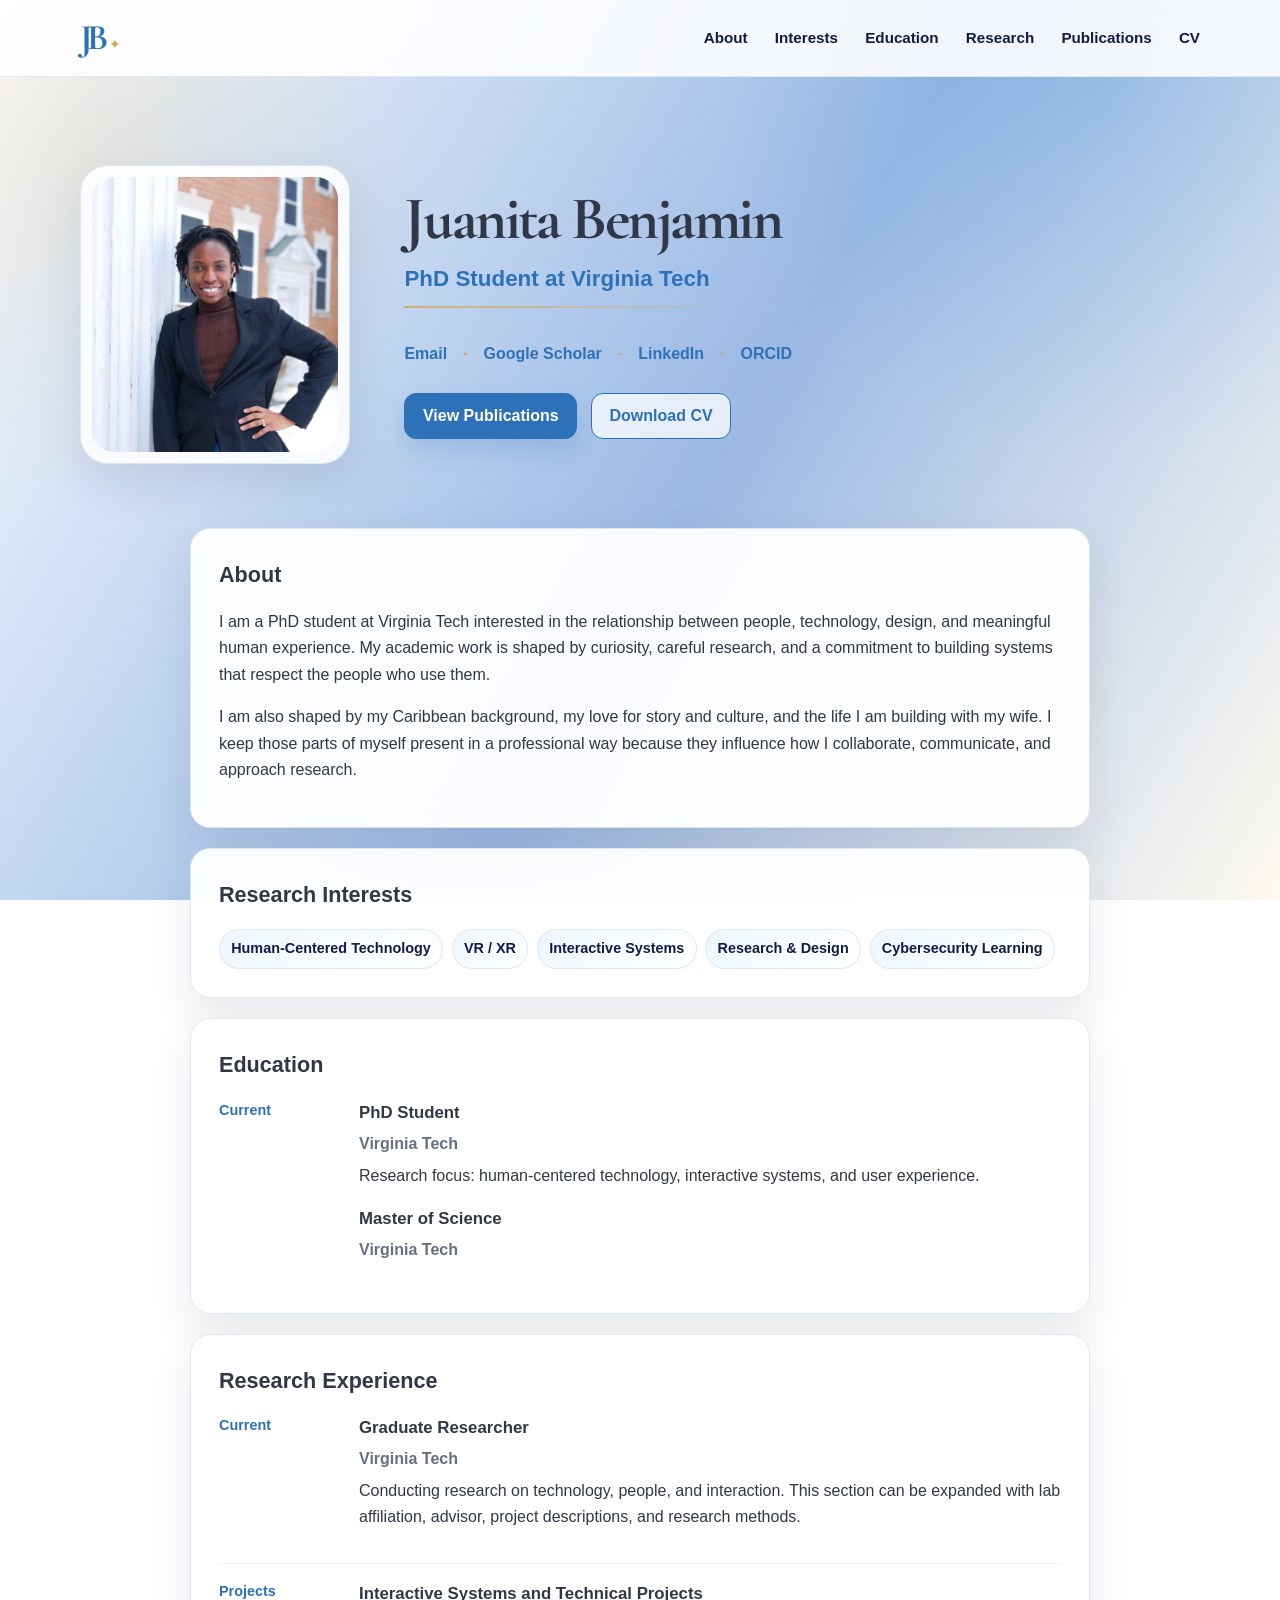
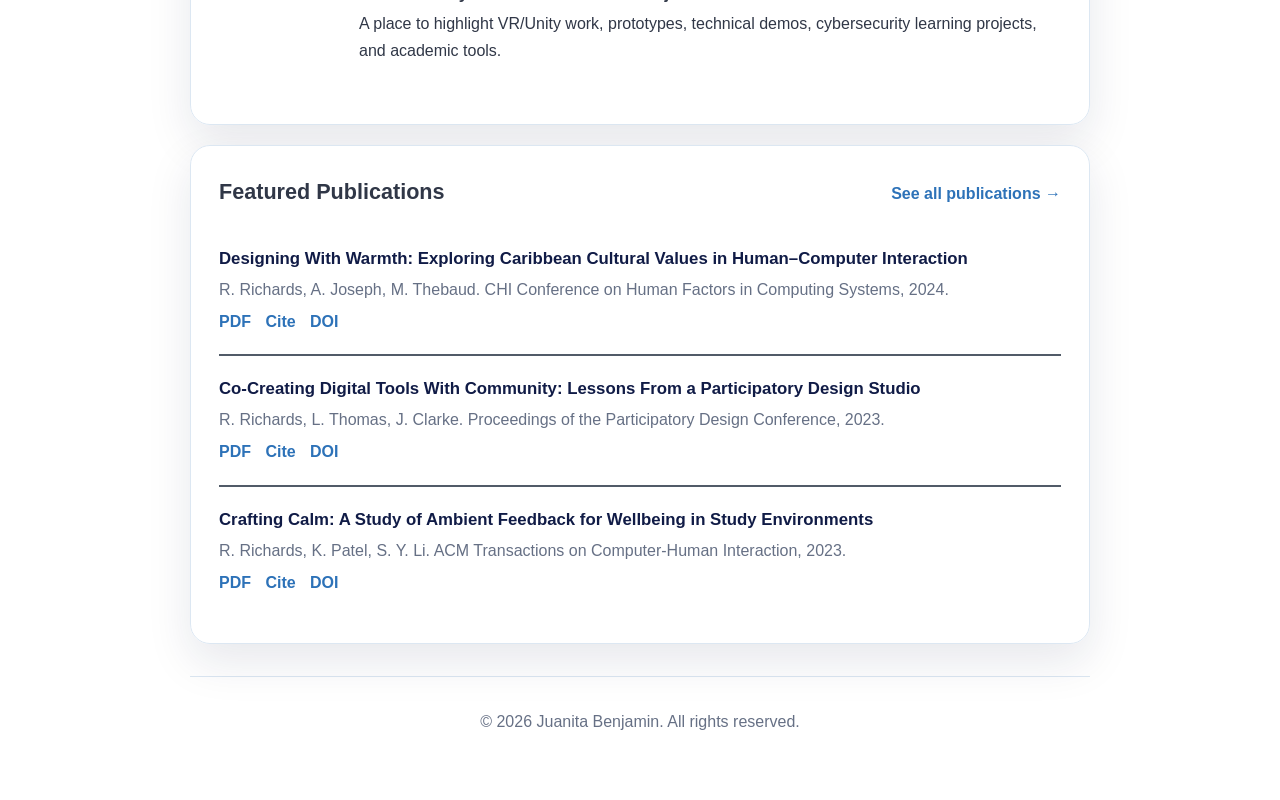
<file: index.html>
<!DOCTYPE html>
<html lang="en">
<head>
  <meta charset="UTF-8" />
  <meta name="viewport" content="width=device-width, initial-scale=1.0" />

  <title>Juanita Benjamin| PhD Student at Virginia Tech</title>
  <link rel="icon" type="image/ico" href="Files/Images/Icon/jb-favicon.ico"/>
  <meta name="description" content="Academic website for Juanita Benjamin, PhD student at Virginia Tech." />

  <link rel="preconnect" href="https://fonts.googleapis.com">
  <link rel="preconnect" href="https://fonts.gstatic.com" crossorigin>
  <link href="https://fonts.googleapis.com/css2?family=Cormorant+Garamond:wght@600;700&family=Inter:wght@400;500;600;700;800&display=swap" rel="stylesheet">

  <link rel="stylesheet" href="css/style.css" />
</head>

<body>
  <header class="site-header">
    <nav class="navbar">
      <a class="brand" href="#home" aria-label="Juanita Benjamin home">
        <span class="brand-mark">JB</span>
        <span class="brand-star">✦</span>
      </a>

      <button class="menu-toggle" aria-label="Open navigation menu" aria-expanded="false">
        ☰
      </button>

      <ul class="nav-links">
        <li><a href="#about">About</a></li>
        <li><a href="#interests">Interests</a></li>
        <li><a href="#education">Education</a></li>
        <li><a href="#experience">Research</a></li>
        <li><a href="#publications">Publications</a></li>
        <li><a href="CV.html">CV</a></li>
      </ul>
    </nav>
  </header>

  <main id="home">
    <section class="profile-hero">
      <div class="profile-photo">
        <img src="Files/Images/Juanita 1.jpg" alt="Portrait placeholder for Juanita Benjamin" />
      </div>

      <div class="profile-intro">
        <!-- <p class="eyebrow">Academic Portfolio</p> -->
        <h1>Juanita Benjamin</h1>
        <p class="role">PhD Student at Virginia Tech</p>

        <!-- <p class="summary">
          I study people, technology, and human experience. This website brings
          together my publications, research projects, academic background, and
          professional work.
        </p> -->

        <div class="profile-links" aria-label="Professional links">
          <a href="mailto:juanitab@vt.edu">Email</a>
          <a href="https://scholar.google.com/citations?user=bNdyRPQAAAAJ&hl=en">Google Scholar</a>
          <a href="https://www.linkedin.com/in/juanita-richards-benjamin/">LinkedIn</a>
          <!-- <a href="#">GitHub</a> -->
          <a href="https://orcid.org/0000-0003-1308-6678">ORCID</a>
        </div>

        <div class="button-row">
          <a class="btn btn-primary" href="#publications">View Publications</a>
          <a class="btn btn-secondary" href="Files/Juanita_Benjamin_CV.pdf">Download CV</a>
        </div>
      </div>
    </section>

    <div class="content-shell">
      <section id="about" class="section-card">
        <h2>About</h2>
        <p>
          I am a PhD student at Virginia Tech interested in the relationship
          between people, technology, design, and meaningful human experience.
          My academic work is shaped by curiosity, careful research, and a
          commitment to building systems that respect the people who use them.
        </p>
        <p>
          I am also shaped by my Caribbean background, my love for story and
          culture, and the life I am building with my wife. I keep those parts
          of myself present in a professional way because they influence how I
          collaborate, communicate, and approach research.
        </p>
      </section>

      <section id="interests" class="section-card">
        <h2>Research Interests</h2>
        <div class="tag-list">
          <span>Human-Centered Technology</span>
          <span>VR / XR</span>
          <span>Interactive Systems</span>
          <span>Research & Design</span>
          <span>Cybersecurity Learning</span>
        </div>
      </section>

      <section id="education" class="section-card">
        <h2>Education</h2>

        <div class="timeline-item">
          <div class="timeline-date">Current</div>
          <div>
            <h3>PhD Student</h3>
            <p class="institution">Virginia Tech</p>
            <p>
              Research focus: human-centered technology, interactive systems,
              and user experience.
            </p>

            <h3>Master of Science</h3>
            <p class="institution">Virginia Tech</p>
          </div>
          
        </div>
      </section>

      <section id="experience" class="section-card">
        <h2>Research Experience</h2>

        <div class="timeline-item">
          <div class="timeline-date">Current</div>
          <div>
            <h3>Graduate Researcher</h3>
            <p class="institution">Virginia Tech</p>
            <p>
              Conducting research on technology, people, and interaction.
              This section can be expanded with lab affiliation, advisor,
              project descriptions, and research methods.
            </p>
          </div>
        </div>

        <div class="timeline-item">
          <div class="timeline-date">Projects</div>
          <div>
            <h3>Interactive Systems and Technical Projects</h3>
            <p>
              A place to highlight VR/Unity work, prototypes, technical demos,
              cybersecurity learning projects, and academic tools.
            </p>
          </div>
        </div>
      </section>

      <section id="publications" class="section-card">
        <div class="section-title-row">
          <h2>Featured Publications</h2>
          <a href="#">See all publications →</a>
        </div>

        <article class="publication-entry">
          <h3>
            <a href="#">Designing With Warmth: Exploring Caribbean Cultural Values in Human–Computer Interaction</a>
          </h3>
          <p class="pub-meta">
            R. Richards, A. Joseph, M. Thebaud. CHI Conference on Human Factors
            in Computing Systems, 2024.
          </p>
          <p class="pub-links">
            <a href="#">PDF</a>
            <a href="#">Cite</a>
            <a href="#">DOI</a>
          </p>
        </article>

        <article class="publication-entry">
          <h3>
            <a href="#">Co-Creating Digital Tools With Community: Lessons From a Participatory Design Studio</a>
          </h3>
          <p class="pub-meta">
            R. Richards, L. Thomas, J. Clarke. Proceedings of the Participatory
            Design Conference, 2023.
          </p>
          <p class="pub-links">
            <a href="#">PDF</a>
            <a href="#">Cite</a>
            <a href="#">DOI</a>
          </p>
        </article>

        <article class="publication-entry">
          <h3>
            <a href="#">Crafting Calm: A Study of Ambient Feedback for Wellbeing in Study Environments</a>
          </h3>
          <p class="pub-meta">
            R. Richards, K. Patel, S. Y. Li. ACM Transactions on
            Computer-Human Interaction, 2023.
          </p>
          <p class="pub-links">
            <a href="#">PDF</a>
            <a href="#">Cite</a>
            <a href="#">DOI</a>
          </p>
        </article>
      </section>
    </div>
  </main>

  <footer class="site-footer">
    <p>© 2026 Juanita Benjamin. All rights reserved.</p>
  </footer>

  <script src="js/main.js"></script>
</body>
</html>
</file>
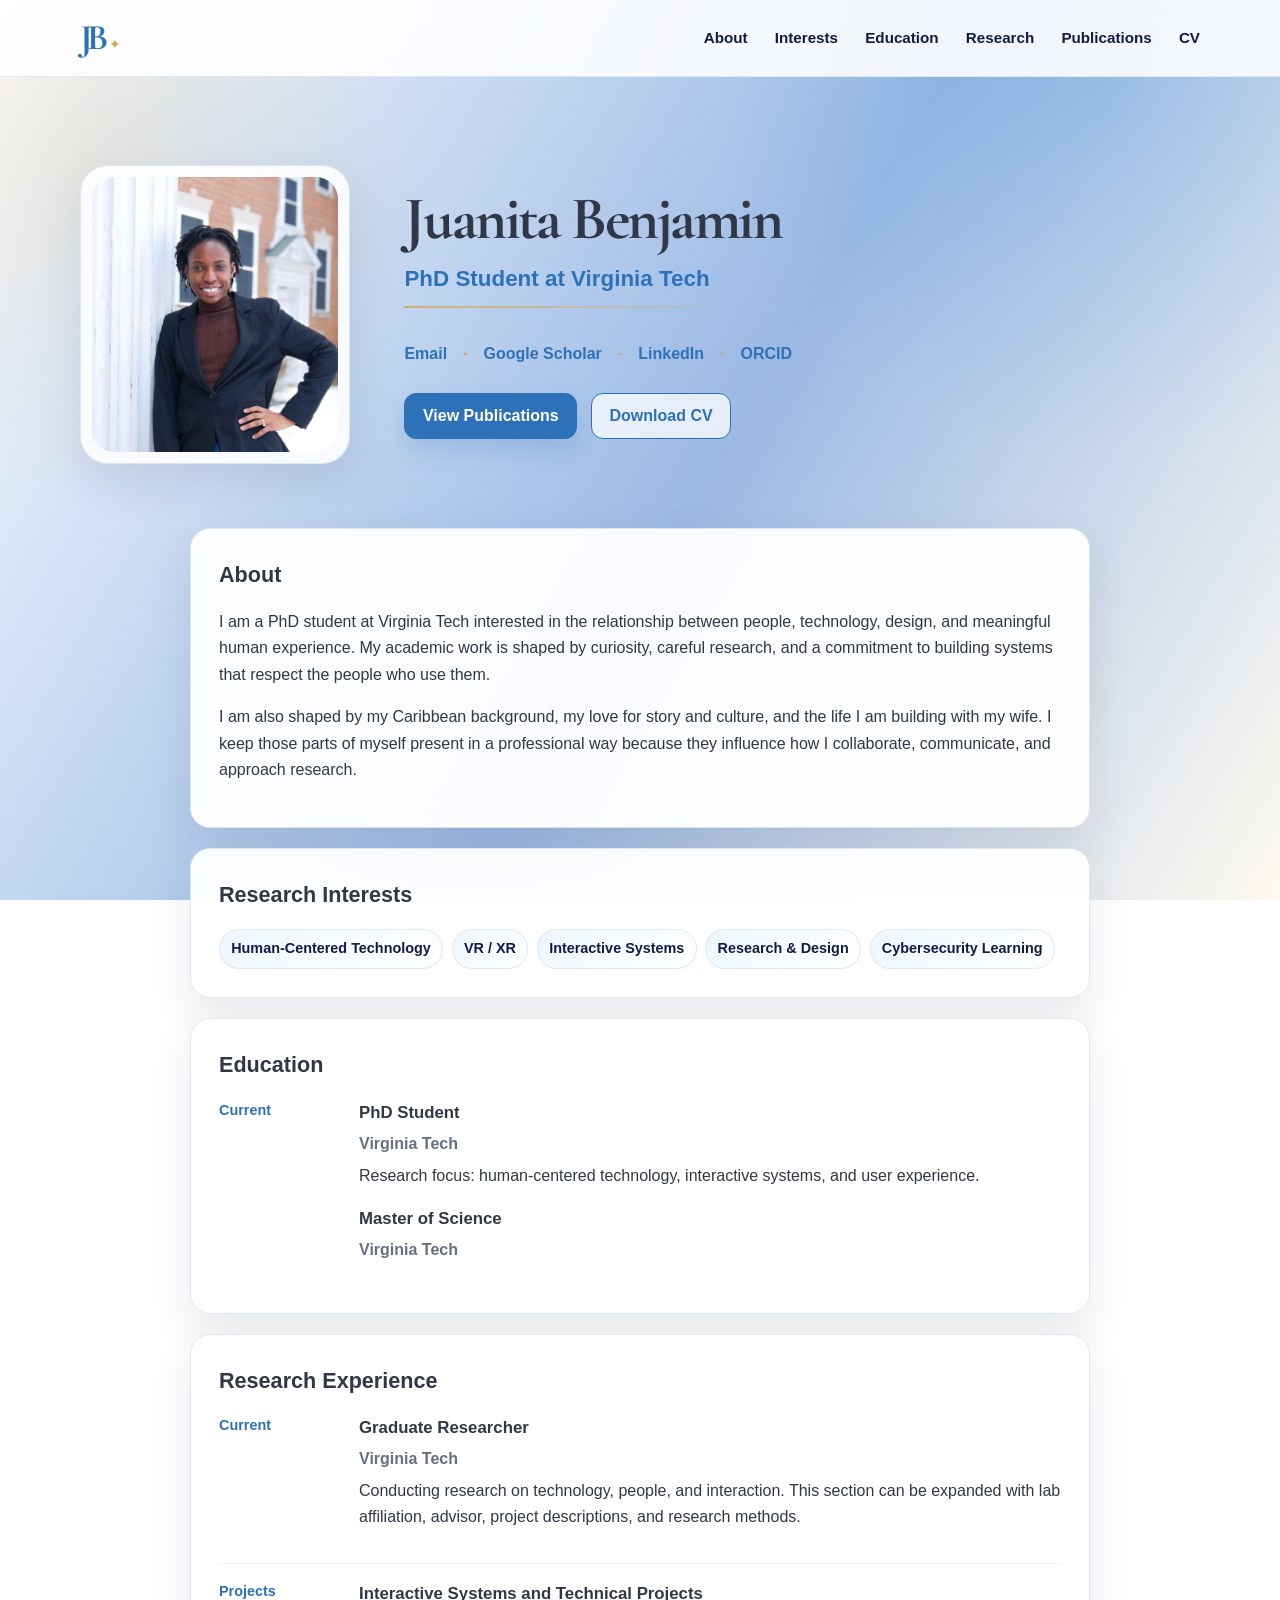
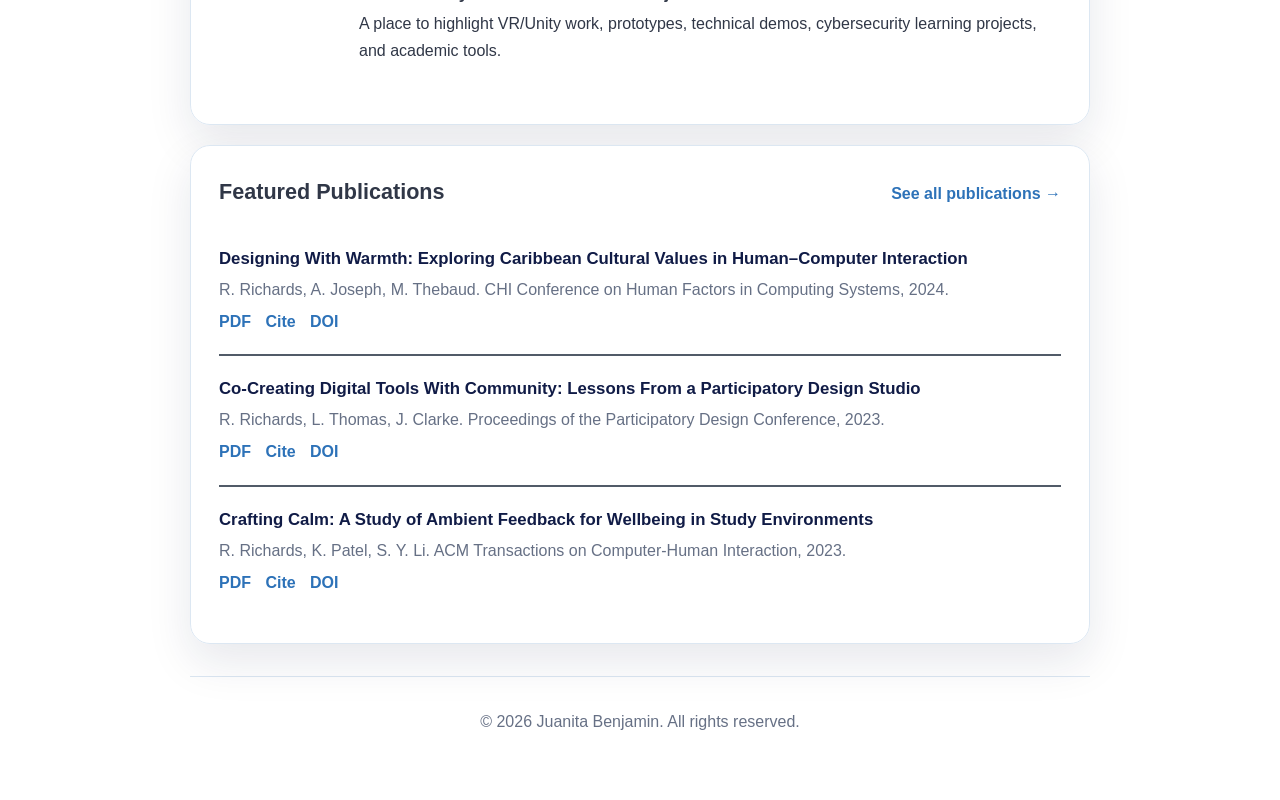
<file: Index.html>
<!DOCTYPE html>
<html lang="en">
<head>
  <meta charset="UTF-8" />
  <meta name="viewport" content="width=device-width, initial-scale=1.0" />

  <title>Juanita Benjamin| PhD Student at Virginia Tech</title>
  <link rel="icon" type="image/png" href="Files/Images/Icon/jb-favicon.ico"/>
  <meta name="description" content="Academic website for Juanita Benjamin, PhD student at Virginia Tech." />

  <link rel="preconnect" href="https://fonts.googleapis.com">
  <link rel="preconnect" href="https://fonts.gstatic.com" crossorigin>
  <link href="https://fonts.googleapis.com/css2?family=Cormorant+Garamond:wght@600;700&family=Inter:wght@400;500;600;700;800&display=swap" rel="stylesheet">

  <link rel="stylesheet" href="css/style.css" />
</head>

<body>
  <header class="site-header">
    <nav class="navbar">
      <a class="brand" href="#home" aria-label="Juanita Benjamin home">
        <span class="brand-mark">JB</span>
        <span class="brand-star">✦</span>
      </a>

      <button class="menu-toggle" aria-label="Open navigation menu" aria-expanded="false">
        ☰
      </button>

      <ul class="nav-links">
        <li><a href="#about">About</a></li>
        <li><a href="#interests">Interests</a></li>
        <li><a href="#education">Education</a></li>
        <li><a href="#experience">Research</a></li>
        <li><a href="#publications">Publications</a></li>
        <li><a href="Files/Juanita_Benjamin_CV.pdf">CV</a></li>
      </ul>
    </nav>
  </header>

  <main id="home">
    <section class="profile-hero">
      <div class="profile-photo">
        <img src="Files/Images/Juanita 1.jpg" alt="Portrait placeholder for Juanita Benjamin" />
      </div>

      <div class="profile-intro">
        <!-- <p class="eyebrow">Academic Portfolio</p> -->
        <h1>Juanita Benjamin</h1>
        <p class="role">PhD Student at Virginia Tech</p>

        <!-- <p class="summary">
          I study people, technology, and human experience. This website brings
          together my publications, research projects, academic background, and
          professional work.
        </p> -->

        <div class="profile-links" aria-label="Professional links">
          <a href="mailto:juanitab@vt.edu">Email</a>
          <a href="https://scholar.google.com/citations?user=bNdyRPQAAAAJ&hl=en">Google Scholar</a>
          <a href="https://www.linkedin.com/in/juanita-richards-benjamin/">LinkedIn</a>
          <!-- <a href="#">GitHub</a> -->
          <a href="https://orcid.org/0000-0003-1308-6678">ORCID</a>
        </div>

        <div class="button-row">
          <a class="btn btn-primary" href="#publications">View Publications</a>
          <a class="btn btn-secondary" href="Files/Juanita_Benjamin_CV.pdf">Download CV</a>
        </div>
      </div>
    </section>

    <div class="content-shell">
      <section id="about" class="section-card">
        <h2>About</h2>
        <p>
          I am a PhD student at Virginia Tech interested in the relationship
          between people, technology, design, and meaningful human experience.
          My academic work is shaped by curiosity, careful research, and a
          commitment to building systems that respect the people who use them.
        </p>
        <p>
          I am also shaped by my Caribbean background, my love for story and
          culture, and the life I am building with my wife. I keep those parts
          of myself present in a professional way because they influence how I
          collaborate, communicate, and approach research.
        </p>
      </section>

      <section id="interests" class="section-card">
        <h2>Research Interests</h2>
        <div class="tag-list">
          <span>Human-Centered Technology</span>
          <span>VR / XR</span>
          <span>Interactive Systems</span>
          <span>Research & Design</span>
          <span>Cybersecurity Learning</span>
        </div>
      </section>

      <section id="education" class="section-card">
        <h2>Education</h2>

        <div class="timeline-item">
          <div class="timeline-date">Current</div>
          <div>
            <h3>PhD Student</h3>
            <p class="institution">Virginia Tech</p>
            <p>
              Research focus: human-centered technology, interactive systems,
              and user experience.
            </p>

            <h3>Master of Science</h3>
            <p class="institution">Virginia Tech</p>
          </div>
          
        </div>
      </section>

      <section id="experience" class="section-card">
        <h2>Research Experience</h2>

        <div class="timeline-item">
          <div class="timeline-date">Current</div>
          <div>
            <h3>Graduate Researcher</h3>
            <p class="institution">Virginia Tech</p>
            <p>
              Conducting research on technology, people, and interaction.
              This section can be expanded with lab affiliation, advisor,
              project descriptions, and research methods.
            </p>
          </div>
        </div>

        <div class="timeline-item">
          <div class="timeline-date">Projects</div>
          <div>
            <h3>Interactive Systems and Technical Projects</h3>
            <p>
              A place to highlight VR/Unity work, prototypes, technical demos,
              cybersecurity learning projects, and academic tools.
            </p>
          </div>
        </div>
      </section>

      <section id="publications" class="section-card">
        <div class="section-title-row">
          <h2>Featured Publications</h2>
          <a href="#">See all publications →</a>
        </div>

        <article class="publication-entry">
          <h3>
            <a href="#">Designing With Warmth: Exploring Caribbean Cultural Values in Human–Computer Interaction</a>
          </h3>
          <p class="pub-meta">
            R. Richards, A. Joseph, M. Thebaud. CHI Conference on Human Factors
            in Computing Systems, 2024.
          </p>
          <p class="pub-links">
            <a href="#">PDF</a>
            <a href="#">Cite</a>
            <a href="#">DOI</a>
          </p>
        </article>

        <article class="publication-entry">
          <h3>
            <a href="#">Co-Creating Digital Tools With Community: Lessons From a Participatory Design Studio</a>
          </h3>
          <p class="pub-meta">
            R. Richards, L. Thomas, J. Clarke. Proceedings of the Participatory
            Design Conference, 2023.
          </p>
          <p class="pub-links">
            <a href="#">PDF</a>
            <a href="#">Cite</a>
            <a href="#">DOI</a>
          </p>
        </article>

        <article class="publication-entry">
          <h3>
            <a href="#">Crafting Calm: A Study of Ambient Feedback for Wellbeing in Study Environments</a>
          </h3>
          <p class="pub-meta">
            R. Richards, K. Patel, S. Y. Li. ACM Transactions on
            Computer-Human Interaction, 2023.
          </p>
          <p class="pub-links">
            <a href="#">PDF</a>
            <a href="#">Cite</a>
            <a href="#">DOI</a>
          </p>
        </article>
      </section>
    </div>
  </main>

  <footer class="site-footer">
    <p>© 2026 Juanita Benjamin. All rights reserved.</p>
  </footer>

  <script src="js/main.js"></script>
</body>
</html>
</file>
<file: css/style.css>
:root {
  --blue: #2d72b8;
  --sky: #edf7ff;
  --sky-strong: #6bb6ee;
  --navy: #101b46;
  --text: #303747;
  --muted: #667085;
  --border: #dce7f2;
  --card: rgba(255, 255, 255, 0.94);
  --cream: #fffaf1;
  --gold: #d6a64f;
  --shadow: 0 18px 45px rgba(17, 26, 68, 0.10);
  --radius: 20px;
}

* {
  box-sizing: border-box;
}

html {
  scroll-behavior: smooth;
}

body {
  margin: 0;
  color: var(--text);
  background:
    radial-gradient(circle at 8% 18%, rgba(214, 166, 79, 0.15), transparent 24%),
    radial-gradient(circle at 86% 8%, rgba(107, 182, 238, 0.28), transparent 28%),
    linear-gradient(135deg, #ffffff 0%, #f2f9ff 46%, var(--cream) 100%); 
  background-attachment: fixed;
  /* font-family: "Inter", system-ui, -apple-system, BlinkMacSystemFont, "Segoe UI", sans-serif; */
  font-family: roboto, sans-serif;
  line-height: 1.65;
}

body::before {
  content: "";
  position: fixed;
  inset: 0;
  pointer-events: none;
  background:
    /* linear-gradient(120deg, rgba(255, 255, 255, 0.0) 0%, rgba(255, 255, 255, 0.42) 55%, rgba(255, 250, 241, 0.38) 100%); */
     linear-gradient(120deg, rgba(255, 255, 255, 0.0) 0%, rgba(35, 98, 192, 0.42) 55%, rgba(255, 250, 241, 0.38) 100%);
  z-index: -1;
}

img {
  max-width: 100%;
  display: block;
}

a {
  color: var(--blue);
  text-decoration: none;
}

a:hover {
  text-decoration: underline;
}

h1,
h2,
h3 {
  margin: 0;
  /* color: var(--navy); */
  color: var(--text);
}

h1 {
  font-family: "Cormorant Garamond", Georgia, serif;
  /* font-family: roboto, sans-serif; */
  /* font-size: clamp(3rem, 8vw, 5.5rem); */
  font-size: 3.8rem;
  line-height: 0.95;
  letter-spacing: -0.04em;
}

h2 {
  font-size: 1.35rem;
  margin-bottom: 1rem;
}

h3 {
  font-size: 1.05rem;
  margin-bottom: 0.25rem;
}

p {
  margin-top: 0;
}

/* Header */
.site-header {
  position: sticky;
  top: 0;
  z-index: 50;
  background: rgba(255, 255, 255, 0.88);
  border-bottom: 1px solid rgba(220, 231, 242, 0.9);
  backdrop-filter: blur(14px);
}

.navbar {
  width: min(1120px, calc(100% - 2rem));
  margin: 0 auto;
  min-height: 76px;
  display: flex;
  align-items: center;
  justify-content: space-between;
}

.brand {
  position: relative;
  display: inline-flex;
  align-items: center;
  gap: 0.2rem;
  color: var(--blue);
  text-decoration: none;
}

.brand:hover {
  text-decoration: none;
}

.brand-mark {
  font-family: "Cormorant Garamond", Georgia, serif;
  font-weight: 700;
  font-size: 2.25rem;
  letter-spacing: -0.14em;
  line-height: 1;
}

.brand-star {
  color: var(--gold);
  font-size: 0.85rem;
  transform: translate(0.15rem, 0.45rem);
}

.nav-links {
  list-style: none;
  display: flex;
  align-items: center;
  gap: 1.7rem;
  margin: 0;
  padding: 0;
  font-size: 0.95rem;
  font-weight: 700;
}

.nav-links a {
  color: var(--navy);
  position: relative;
  padding: 0.5rem 0;
}

.nav-links a::after {
  content: "";
  position: absolute;
  left: 0;
  bottom: 0;
  width: 0;
  height: 3px;
  border-radius: 999px;
  background: var(--blue);
  transition: width 0.25s ease;
}

.nav-links a:hover {
  color: var(--blue);
  text-decoration: none;
}

.nav-links a:hover::after {
  width: 100%;
}

.menu-toggle {
  display: none;
  border: 1px solid var(--border);
  border-radius: 12px;
  background: #fff;
  color: var(--navy);
  font-size: 1.25rem;
  padding: 0.4rem 0.75rem;
  cursor: pointer;
}

/* Hero */
.profile-hero {
  position: relative;
  width: min(1120px, calc(100% - 2rem));
  margin: 0 auto;
  padding: 5.5rem 0 4rem;
  display: grid;
  grid-template-columns: 270px 1fr;
  gap: 3.4rem;
  align-items: center;
}

/* .profile-hero::after {
  content: "";
  position: absolute;
  right: -12rem;
  top: 1.5rem;
  width: 34rem;
  height: 34rem;
  border: 1.6px solid rgba(214, 166, 79, 0.42);
  border-radius: 50%;
  z-index: -1;
} */

.profile-photo {
  padding: 0.7rem;
  border-radius: 28px;
  background: rgba(255, 255, 255, 0.88);
  border: 1px solid var(--border);
  box-shadow: var(--shadow);
}

.profile-photo img {
  width: 100%;
  aspect-ratio: 1 / 1.12;
  object-fit: cover;
  border-radius: 22px;
  background: var(--sky);
}

.eyebrow {
  margin-bottom: 0.7rem;
  color: var(--blue);
  font-size: 0.78rem;
  font-weight: 800;
  letter-spacing: 0.16em;
  text-transform: uppercase;
}

.role {
  position: relative;
  display: inline-block;
  margin: 0.8rem 0 1.45rem;
  color: var(--blue);
  font-size: 1.4rem;
  font-weight: 800;
}

.role::after {
  content: "";
  position: absolute;
  left: 0;
  bottom: -0.65rem;
  width: 100%;
  height: 2px;
  background: linear-gradient(90deg, rgba(214, 166, 79, 0.8), rgba(214, 166, 79, 0.12));
}

.summary {
  max-width: 720px;
  font-size: 1.06rem;
  color: #344054;
}

.profile-links {
  display: flex;
  flex-wrap: wrap;
  gap: 0.4rem 1rem;
  margin: 1.25rem 0 1.6rem;
  font-weight: 700;
}

.profile-links a:not(:last-child)::after {
  content: "·";
  margin-left: 1rem;
  color: var(--gold);
}

.button-row {
  display: flex;
  flex-wrap: wrap;
  gap: 0.85rem;
}

.btn {
  display: inline-flex;
  align-items: center;
  justify-content: center;
  min-height: 46px;
  padding: 0 1.1rem;
  border-radius: 12px;
  font-weight: 800;
  border: 1px solid var(--blue);
}

.btn:hover {
  text-decoration: none;
  transform: translateY(-1px);
}

.btn-primary {
  color: #fff;
  background: var(--blue);
  box-shadow: 0 12px 22px rgba(45, 114, 184, 0.18);
}

.btn-secondary {
  color: var(--blue);
  background: rgba(255, 255, 255, 0.74);
}

/* Main content */
.content-shell {
  width: min(900px, calc(100% - 2rem));
  margin: 0 auto;
}

.section-card {
  background: var(--card);
  border: 1px solid var(--border);
  border-radius: var(--radius);
  box-shadow: var(--shadow);
  padding: 1.75rem;
  margin-bottom: 1.25rem;
  backdrop-filter: blur(10px);
}

.tag-list {
  display: flex;
  flex-wrap: wrap;
  gap: 0.55rem;
}

.tag-list span {
  display: inline-flex;
  padding: 0.45rem 0.7rem;
  border-radius: 999px;
  background: linear-gradient(135deg, var(--sky), #ffffff);
  border: 1px solid rgba(220, 231, 242, 0.9);
  color: var(--navy);
  font-size: 0.9rem;
  font-weight: 700;
}

.timeline-item {
  display: grid;
  grid-template-columns: 120px 1fr;
  gap: 1.25rem;
  padding: 1rem 0;
  border-top: 1px solid #edf1f6;
}

.timeline-item:first-of-type {
  border-top: 0;
  padding-top: 0;
}

.timeline-date {
  color: var(--blue);
  font-size: 0.9rem;
  font-weight: 800;
}

.institution {
  margin-bottom: 0.35rem;
  color: var(--muted);
  font-weight: 700;
}

.section-title-row {
  display: flex;
  align-items: baseline;
  justify-content: space-between;
  gap: 1rem;
}

.section-title-row a {
  font-weight: 800;
  white-space: nowrap;
}

.publication-entry {
  padding: 1.2rem 0;
  border-top: 2px solid #515b68;
}

.publication-entry:first-of-type {
  border-top: 0;
}

.publication-entry h3 a {
  color: var(--navy);
}

.pub-meta {
  color: var(--muted);
  margin-bottom: 0.35rem;
}

.pub-links {
  margin-bottom: 0;
  display: flex;
  gap: 0.9rem;
  font-weight: 800;
}

.site-footer {
  width: min(900px, calc(100% - 2rem));
  margin: 2rem auto 0;
  padding: 2rem 0 3rem;
  color: var(--muted);
  text-align: center;
  border-top: 1px solid var(--border);
}

/* Responsive */
@media (max-width: 900px) {
  .menu-toggle {
    display: inline-flex;
  }

  .nav-links {
    position: absolute;
    top: 76px;
    left: 1rem;
    right: 1rem;
    display: none;
    flex-direction: column;
    align-items: flex-start;
    padding: 1rem;
    background: #ffffff;
    border: 1px solid var(--border);
    border-radius: 16px;
    box-shadow: var(--shadow);
  }

  .nav-links.open {
    display: flex;
  }

  .profile-hero {
    grid-template-columns: 1fr;
    padding-top: 3rem;
  }

  .profile-photo {
    width: min(270px, 100%);
  }
}

@media (max-width: 560px) {
  h1 {
    font-size: 3.2rem;
  }

  .profile-hero,
  .content-shell,
  .navbar,
  .site-footer {
    width: min(100% - 1rem, 1120px);
  }

  .profile-links {
    display: grid;
    gap: 0.4rem;
  }

  .profile-links a::after {
    display: none;
  }

  .btn {
    width: 100%;
  }

  .timeline-item {
    grid-template-columns: 1fr;
    gap: 0.2rem;
  }

  .section-title-row {
    flex-direction: column;
    align-items: flex-start;
  }
}
</file>
